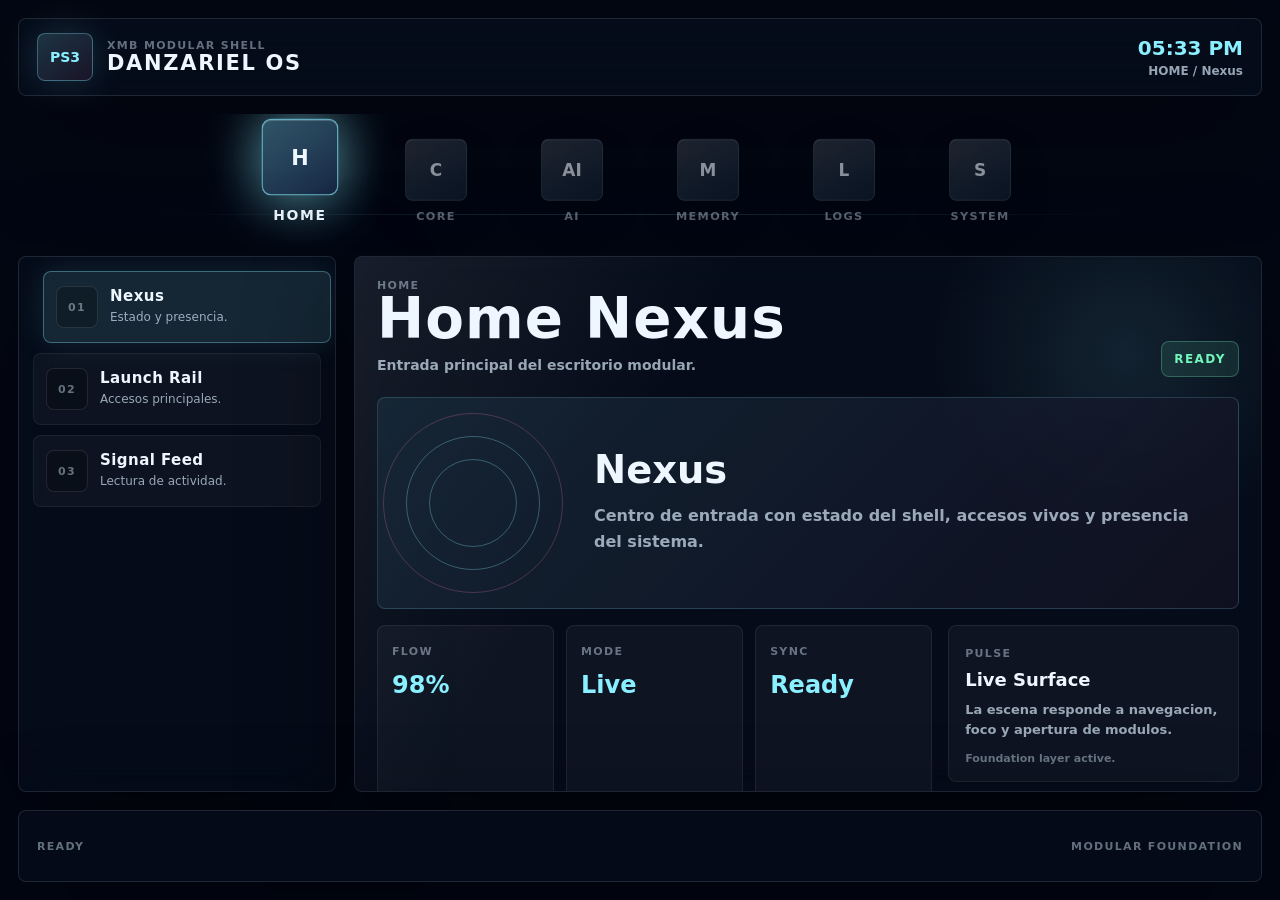
<file: xmb_desktop_ui/index.html>
<!doctype html>
<html lang="es">
  <head>
    <meta charset="utf-8" />
    <meta name="viewport" content="width=device-width, initial-scale=1" />
    <title>PS3 XMB OS</title>
    <link rel="stylesheet" href="./style.css" />
  </head>
  <body>
    <canvas id="ambient-canvas" aria-hidden="true"></canvas>

    <div class="system-background" aria-hidden="true">
      <div class="scanline"></div>
      <div class="light-plane"></div>
    </div>

    <main class="shell-root" aria-label="PS3 style modular operating shell">
      <header class="shell-header">
        <div class="brand-lockup">
          <span class="brand-mark">PS3</span>
          <div>
            <p class="eyebrow">XMB Modular Shell</p>
            <h1>DANZARIEL OS</h1>
          </div>
        </div>
        <div class="system-readout">
          <span id="clock-readout">00:00</span>
          <strong id="active-path">HOME / Nexus</strong>
        </div>
      </header>

      <section class="xmb-stage">
        <nav class="category-ribbon" aria-label="Categorias principales"></nav>
        <div class="focus-lens" aria-hidden="true"></div>
        <section class="content-plane">
          <aside class="submenu-panel" aria-label="Submenu vertical"></aside>
          <section class="module-panel" aria-live="polite"></section>
        </section>
      </section>

      <footer class="shell-footer">
        <span id="module-status">READY</span>
        <span>MODULAR FOUNDATION</span>
      </footer>
    </main>

    <script type="module" src="./app.js"></script>
  </body>
</html>
</file>
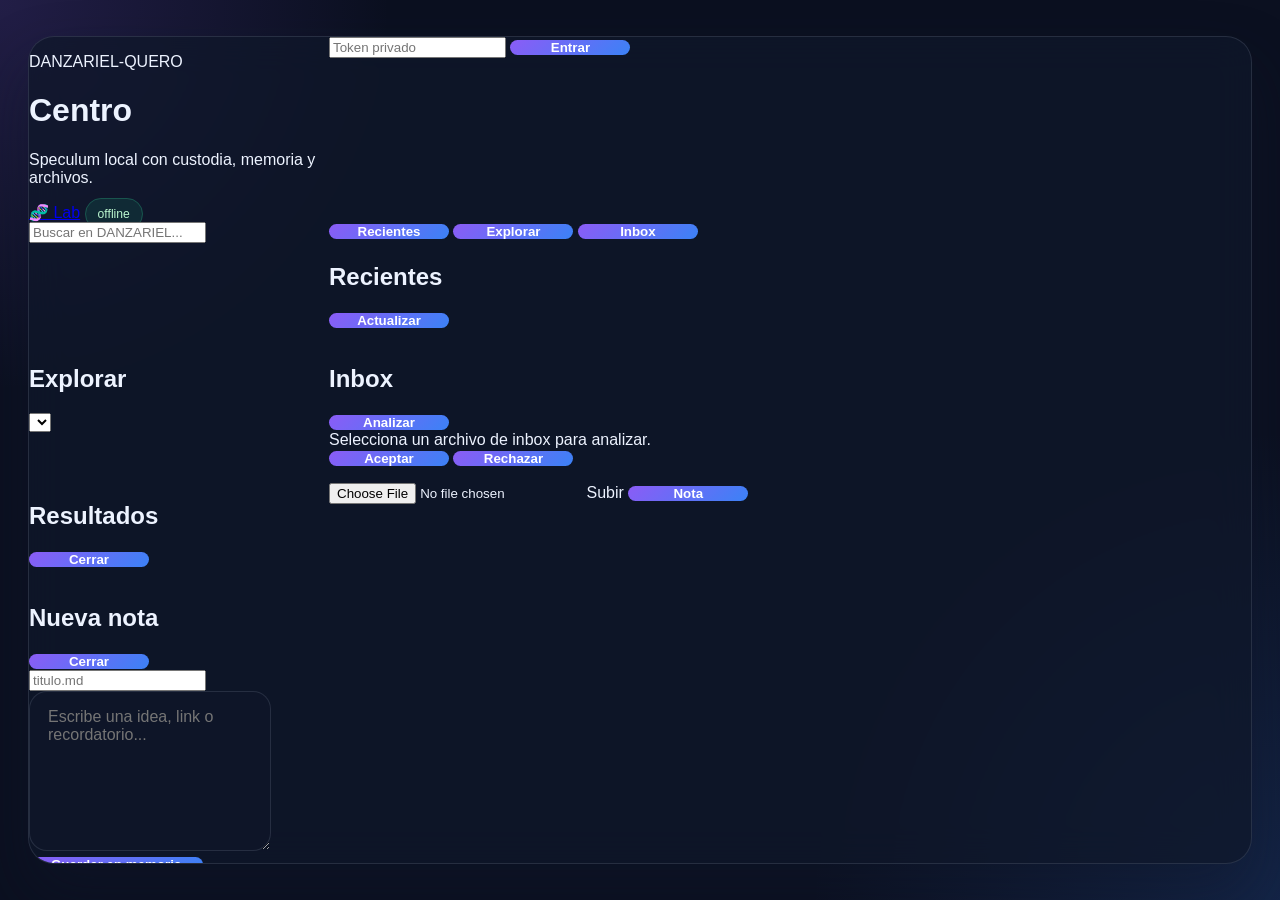
<file: danzariel_quero/web/static/index.html>
<!doctype html>
<html lang="es">
  <head>
    <meta charset="utf-8" />
    <meta name="viewport" content="width=device-width, initial-scale=1" />
    <title>DANZARIEL-QUERO</title>
    <link rel="stylesheet" href="/static/styles.css?v=20260821-mobile-close" />
  </head>
  <body>
    <main class="app-shell">
      <header class="app-header">
        <div>
          <p class="eyebrow">DANZARIEL-QUERO</p>
          <h1>Centro</h1>
          <p class="tagline">Speculum local con custodia, memoria y archivos.</p>
        </div>
        <div class="header-actions">
          <a class="lab-link" href="/lab">🧬 Lab</a>
          <span id="status" class="status">offline</span>
        </div>
      </header>

      <section class="token-bar">
        <input id="token" type="password" placeholder="Token privado" />
        <button id="save-token">Entrar</button>
      </section>

      <section class="search-bar">
        <input id="global-search" type="search" placeholder="Buscar en DANZARIEL..." />
      </section>

      <nav class="tab-bar" aria-label="Secciones">
        <button class="tab-button active" data-view="recent">Recientes</button>
        <button class="tab-button" data-view="browse">Explorar</button>
        <button class="tab-button" data-view="inbox">Inbox</button>
      </nav>

      <section id="summary-card" class="summary-card"></section>

      <section id="recent-view" class="view active">
        <div class="section-heading">
          <h2>Recientes</h2>
          <button id="refresh-recent" class="ghost">Actualizar</button>
        </div>
        <ul id="recent-list" class="file-list"></ul>
      </section>

      <section id="browse-view" class="view">
        <div class="section-heading">
          <h2>Explorar</h2>
          <select id="browse-area"></select>
        </div>
        <ul id="browse-list" class="file-list"></ul>
      </section>

      <section id="inbox-view" class="view">
        <div class="section-heading">
          <h2>Inbox</h2>
          <button id="analyze-selected" class="ghost">Analizar</button>
        </div>
        <div id="analysis-card" class="analysis-card">Selecciona un archivo de inbox para analizar.</div>
        <div class="decision-row">
          <button id="accept-decision">Aceptar</button>
          <button id="reject-decision" class="secondary">Rechazar</button>
        </div>
        <ul id="inbox-list" class="file-list"></ul>
      </section>

      <section id="search-view" class="view">
        <div class="section-heading">
          <h2>Resultados</h2>
          <button id="clear-search" class="ghost">Cerrar</button>
        </div>
        <ul id="search-list" class="file-list"></ul>
      </section>

      <section class="quick-actions">
        <label class="upload-action">
          <input id="upload-file" type="file" accept="image/*" capture="environment" />
          <span>Subir</span>
        </label>
        <button id="new-note-button">Nota</button>
        <p id="upload-result" class="hint quick-result"></p>
      </section>

      <section id="note-sheet" class="sheet hidden">
        <div class="sheet-card">
          <div class="section-heading">
            <h2>Nueva nota</h2>
            <button id="close-note" class="ghost">Cerrar</button>
          </div>
          <input id="note-title" type="text" placeholder="titulo.md" />
          <textarea id="note-content" rows="8" placeholder="Escribe una idea, link o recordatorio..."></textarea>
          <button id="save-note">Guardar en memoria</button>
          <p id="note-result" class="hint"></p>
        </div>
      </section>
    </main>

    <script src="/static/app.js?v=20260821-mobile-close"></script>
  </body>
</html>
</file>
<file: xmb_desktop_ui/style.css>
:root {
  color-scheme: dark;
  --bg: #030713;
  --panel: rgba(8, 15, 30, 0.62);
  --panel-strong: rgba(8, 16, 32, 0.84);
  --line: rgba(210, 240, 255, 0.12);
  --line-strong: rgba(132, 229, 255, 0.34);
  --text: #eef7ff;
  --muted: rgba(221, 239, 255, 0.68);
  --faint: rgba(221, 239, 255, 0.44);
  --cyan: #8aefff;
  --blue: #78a8ff;
  --rose: #ff7db8;
  --green: #72f6bb;
  --shadow: 0 34px 110px rgba(0, 0, 0, 0.42);
  --ease: cubic-bezier(0.22, 1, 0.36, 1);
  font-family: Inter, "Segoe UI", system-ui, sans-serif;
}

* {
  box-sizing: border-box;
}

html,
body {
  background: var(--bg);
  color: var(--text);
  height: 100%;
  margin: 0;
  overflow: hidden;
}

button {
  color: inherit;
  font: inherit;
}

#ambient-canvas,
.system-background {
  height: 100%;
  inset: 0;
  position: fixed;
  width: 100%;
}

#ambient-canvas {
  z-index: -4;
}

.system-background {
  background:
    linear-gradient(130deg, rgba(6, 12, 30, 0.65), rgba(2, 5, 13, 0.96)),
    #02050d;
  overflow: hidden;
  z-index: -5;
}

.system-background::before {
  background:
    linear-gradient(90deg, transparent, rgba(138, 239, 255, 0.07), transparent),
    linear-gradient(180deg, rgba(255, 255, 255, 0.03), transparent);
  content: "";
  inset: -20%;
  opacity: 0.52;
  position: absolute;
  transform: rotate(-10deg);
}

.system-background::after {
  background-image:
    linear-gradient(rgba(255, 255, 255, 0.026) 1px, transparent 1px),
    linear-gradient(90deg, rgba(255, 255, 255, 0.026) 1px, transparent 1px);
  background-size: 96px 96px;
  content: "";
  inset: 0;
  opacity: 0.34;
  position: absolute;
}

.scanline {
  background: repeating-linear-gradient(
    180deg,
    rgba(255, 255, 255, 0.025) 0,
    rgba(255, 255, 255, 0.025) 1px,
    transparent 1px,
    transparent 5px
  );
  inset: 0;
  opacity: 0.18;
  position: absolute;
}

.light-plane {
  animation: lightSweep 11s var(--ease) infinite;
  background: linear-gradient(110deg, transparent 10%, rgba(138, 239, 255, 0.10), transparent 52%);
  height: 120%;
  left: -30%;
  position: absolute;
  top: -10%;
  width: 60%;
}

@keyframes lightSweep {
  0% {
    transform: translateX(-25%) skewX(-16deg);
  }
  55%,
  100% {
    transform: translateX(260%) skewX(-16deg);
  }
}

.shell-root {
  display: grid;
  grid-template-rows: auto minmax(0, 1fr) auto;
  height: 100%;
  margin: 0 auto;
  max-width: 1540px;
  opacity: 0;
  padding: 18px;
  transform: translateY(18px);
  transition: opacity 620ms var(--ease), transform 620ms var(--ease);
}

.scene-ready .shell-root {
  opacity: 1;
  transform: translateY(0);
}

.shell-header,
.shell-footer {
  align-items: center;
  background: var(--panel);
  border: 1px solid var(--line);
  border-radius: 8px;
  box-shadow: var(--shadow);
  display: flex;
  justify-content: space-between;
  min-height: 72px;
  padding: 14px 18px;
  position: relative;
  backdrop-filter: blur(28px);
}

.brand-lockup {
  align-items: center;
  display: flex;
  gap: 14px;
  min-width: 0;
}

.brand-mark {
  align-items: center;
  background:
    linear-gradient(145deg, rgba(138, 239, 255, 0.18), rgba(255, 125, 184, 0.08)),
    rgba(6, 13, 28, 0.9);
  border: 1px solid var(--line-strong);
  border-radius: 8px;
  box-shadow: 0 0 34px rgba(138, 239, 255, 0.16);
  color: var(--cyan);
  display: inline-flex;
  font-size: 14px;
  font-weight: 900;
  height: 48px;
  justify-content: center;
  min-width: 56px;
}

.eyebrow,
.panel-kicker,
.card-kicker,
.metric span,
.menu-index,
.shell-footer {
  color: var(--faint);
  font-size: 11px;
  font-weight: 800;
  letter-spacing: 0.12em;
  text-transform: uppercase;
}

h1,
h2,
h3,
p {
  margin: 0;
}

h1 {
  font-size: 21px;
  letter-spacing: 0.08em;
  line-height: 1.1;
}

.system-readout {
  color: var(--muted);
  display: grid;
  gap: 4px;
  justify-items: end;
  text-align: right;
}

.system-readout span {
  color: var(--cyan);
  font-size: 20px;
  font-weight: 800;
}

.system-readout strong {
  font-size: 12px;
  font-weight: 800;
  max-width: 360px;
  overflow: hidden;
  text-overflow: ellipsis;
  white-space: nowrap;
}

.xmb-stage {
  display: grid;
  grid-template-rows: auto minmax(0, 1fr);
  min-height: 0;
  padding: 18px 0;
  position: relative;
}

.category-ribbon {
  align-items: end;
  display: flex;
  gap: 18px;
  justify-content: center;
  overflow-x: auto;
  padding: 22px 12px 30px;
  scrollbar-width: none;
}

.category-ribbon::-webkit-scrollbar {
  display: none;
}

.category-item {
  align-items: center;
  background: transparent;
  border: 0;
  cursor: pointer;
  display: grid;
  gap: 10px;
  justify-items: center;
  min-width: 118px;
  opacity: 0.58;
  padding: 0;
  transform: translateY(0) scale(0.94);
  transition:
    opacity 320ms var(--ease),
    transform 420ms var(--ease),
    filter 420ms var(--ease);
}

.category-item:hover,
.category-item.active {
  opacity: 1;
}

.category-item.active {
  filter: drop-shadow(0 0 22px rgba(138, 239, 255, 0.48));
  transform: translateY(-10px) scale(1.16);
}

.category-orb {
  align-items: center;
  background:
    linear-gradient(150deg, rgba(255, 255, 255, 0.18), rgba(138, 239, 255, 0.08)),
    rgba(8, 18, 38, 0.72);
  border: 1px solid var(--line);
  border-radius: 8px;
  box-shadow:
    inset 0 1px 0 rgba(255, 255, 255, 0.12),
    0 18px 45px rgba(0, 0, 0, 0.25);
  color: var(--text);
  display: inline-flex;
  font-size: 18px;
  font-weight: 900;
  height: 66px;
  justify-content: center;
  min-width: 66px;
  transition:
    background 420ms var(--ease),
    border-color 420ms var(--ease),
    box-shadow 420ms var(--ease);
}

.category-item.active .category-orb {
  background:
    linear-gradient(145deg, rgba(138, 239, 255, 0.30), rgba(120, 168, 255, 0.14)),
    rgba(8, 18, 38, 0.96);
  border-color: rgba(138, 239, 255, 0.64);
  box-shadow:
    inset 0 1px 0 rgba(255, 255, 255, 0.18),
    0 0 48px rgba(138, 239, 255, 0.22);
}

.category-label {
  color: var(--muted);
  font-size: 12px;
  font-weight: 900;
  letter-spacing: 0.12em;
}

.category-item.active .category-label {
  color: var(--text);
}

.focus-lens {
  background: linear-gradient(90deg, transparent, rgba(138, 239, 255, 0.16), transparent);
  height: 1px;
  left: 10%;
  position: absolute;
  right: 10%;
  top: 118px;
}

.content-plane {
  display: grid;
  gap: 18px;
  grid-template-columns: 318px minmax(0, 1fr);
  min-height: 0;
}

.submenu-panel,
.module-panel {
  background: var(--panel);
  border: 1px solid var(--line);
  border-radius: 8px;
  box-shadow: var(--shadow);
  min-width: 0;
  overflow: hidden;
  position: relative;
  backdrop-filter: blur(26px);
}

.submenu-panel {
  align-content: start;
  display: grid;
  gap: 10px;
  padding: 14px;
}

.menu-card {
  align-items: center;
  background: rgba(255, 255, 255, 0.035);
  border: 1px solid rgba(255, 255, 255, 0.06);
  border-radius: 8px;
  cursor: pointer;
  display: grid;
  gap: 12px;
  grid-template-columns: 42px minmax(0, 1fr);
  min-height: 72px;
  padding: 12px;
  text-align: left;
  transform: translateX(0);
  transition:
    background 300ms var(--ease),
    border-color 300ms var(--ease),
    box-shadow 300ms var(--ease),
    transform 360ms var(--ease);
}

.menu-card.active,
.menu-card:hover {
  background: rgba(138, 239, 255, 0.12);
  border-color: rgba(138, 239, 255, 0.34);
  box-shadow: 0 0 32px rgba(138, 239, 255, 0.12);
  transform: translateX(10px);
}

.menu-index {
  align-items: center;
  background: rgba(0, 0, 0, 0.22);
  border: 1px solid rgba(255, 255, 255, 0.10);
  border-radius: 8px;
  display: inline-flex;
  height: 42px;
  justify-content: center;
}

.menu-card strong,
.menu-card small {
  display: block;
  overflow: hidden;
  text-overflow: ellipsis;
}

.menu-card strong {
  font-size: 15px;
  letter-spacing: 0.03em;
  white-space: nowrap;
}

.menu-card small {
  color: var(--muted);
  font-size: 12px;
  line-height: 1.45;
  margin-top: 4px;
}

.module-panel {
  padding: 22px;
}

.module-panel::before {
  background:
    linear-gradient(120deg, rgba(255, 255, 255, 0.08), transparent 32%),
    radial-gradient(circle at 85% 18%, rgba(138, 239, 255, 0.10), transparent 22%);
  content: "";
  inset: 0;
  pointer-events: none;
  position: absolute;
}

.module-shell {
  display: grid;
  gap: 20px;
  min-height: 100%;
  opacity: 1;
  position: relative;
  z-index: 1;
}

.module-headline {
  align-items: end;
  display: flex;
  gap: 18px;
  justify-content: space-between;
}

.module-headline h2 {
  font-size: clamp(32px, 4.4vw, 64px);
  font-weight: 800;
  letter-spacing: 0.02em;
  line-height: 0.95;
}

.module-meta {
  color: var(--muted);
  font-size: 14px;
  font-weight: 650;
  line-height: 1.55;
  margin-top: 10px;
  max-width: 760px;
}

.status-pill {
  background: rgba(114, 246, 187, 0.10);
  border: 1px solid rgba(114, 246, 187, 0.28);
  border-radius: 8px;
  color: var(--green);
  font-size: 12px;
  font-weight: 900;
  letter-spacing: 0.12em;
  padding: 10px 12px;
  text-transform: uppercase;
  white-space: nowrap;
}

.module-body {
  display: grid;
  gap: 16px;
  grid-template-columns: minmax(0, 1.05fr) minmax(260px, 0.55fr);
}

.primary-module {
  background:
    linear-gradient(135deg, rgba(138, 239, 255, 0.11), rgba(255, 125, 184, 0.045)),
    rgba(5, 12, 26, 0.74);
  border: 1px solid rgba(138, 239, 255, 0.18);
  border-radius: 8px;
  display: grid;
  grid-column: 1 / -1;
  grid-template-columns: 190px minmax(0, 1fr);
  min-height: 210px;
  overflow: hidden;
  position: relative;
}

.module-visual {
  align-items: center;
  display: grid;
  justify-items: center;
  min-height: 210px;
  position: relative;
}

.module-visual span {
  border: 1px solid rgba(138, 239, 255, 0.30);
  border-radius: 50%;
  position: absolute;
}

.module-visual span:nth-child(1) {
  animation: orbit 5.5s linear infinite;
  height: 88px;
  width: 88px;
}

.module-visual span:nth-child(2) {
  animation: orbit 8s linear infinite reverse;
  height: 134px;
  width: 134px;
}

.module-visual span:nth-child(3) {
  animation: orbit 11s linear infinite;
  border-color: rgba(255, 125, 184, 0.24);
  height: 180px;
  width: 180px;
}

@keyframes orbit {
  from {
    transform: rotate(0deg) scale(1);
  }
  50% {
    transform: rotate(180deg) scale(1.06);
  }
  to {
    transform: rotate(360deg) scale(1);
  }
}

.primary-copy {
  align-content: center;
  display: grid;
  gap: 14px;
  padding: 26px;
}

.primary-copy h3 {
  font-size: clamp(26px, 3vw, 42px);
  line-height: 1;
}

.primary-copy p {
  color: var(--muted);
  font-size: 16px;
  font-weight: 650;
  line-height: 1.65;
  max-width: 760px;
}

.metric-grid {
  display: grid;
  gap: 12px;
  grid-template-columns: repeat(3, minmax(0, 1fr));
}

.metric {
  background: rgba(255, 255, 255, 0.04);
  border: 1px solid rgba(255, 255, 255, 0.07);
  border-radius: 8px;
  min-height: 92px;
  padding: 14px;
}

.metric strong {
  color: var(--cyan);
  display: block;
  font-size: 24px;
  line-height: 1;
  margin-top: 14px;
}

.module-cards {
  display: grid;
  gap: 12px;
}

.module-card {
  background: rgba(255, 255, 255, 0.04);
  border: 1px solid rgba(255, 255, 255, 0.07);
  border-radius: 8px;
  min-height: 128px;
  padding: 16px;
  transition:
    background 300ms var(--ease),
    border-color 300ms var(--ease),
    transform 360ms var(--ease);
}

.module-card:hover {
  background: rgba(138, 239, 255, 0.08);
  border-color: rgba(138, 239, 255, 0.22);
  transform: translateY(-4px);
}

.module-card h3 {
  font-size: 18px;
  margin-top: 8px;
}

.module-card p {
  color: var(--muted);
  font-size: 13px;
  font-weight: 650;
  line-height: 1.55;
  margin-top: 10px;
}

.module-card small {
  color: var(--faint);
  display: block;
  font-size: 11px;
  font-weight: 800;
  margin-top: 12px;
}

.module-shell.expanded .primary-module {
  border-color: rgba(255, 125, 184, 0.35);
  box-shadow: 0 0 54px rgba(255, 125, 184, 0.09);
}

.module-panel.pulse-state .module-shell {
  animation: panelEnter 360ms var(--ease);
}

@keyframes panelEnter {
  from {
    opacity: 0.42;
    transform: translateX(18px) scale(0.992);
  }
  to {
    opacity: 1;
    transform: translateX(0) scale(1);
  }
}

@media (max-width: 1080px) {
  body {
    overflow: auto;
  }

  .shell-root {
    height: auto;
    min-height: 100%;
  }

  .content-plane,
  .module-body {
    grid-template-columns: 1fr;
  }

  .submenu-panel {
    display: flex;
    overflow-x: auto;
  }

  .menu-card {
    min-width: 260px;
  }
}

@media (max-width: 720px) {
  .shell-root {
    padding: 10px;
  }

  .shell-header,
  .shell-footer {
    align-items: flex-start;
    display: grid;
    gap: 12px;
  }

  .system-readout {
    justify-items: start;
    text-align: left;
  }

  .category-ribbon {
    justify-content: flex-start;
    padding-top: 12px;
  }

  .category-item {
    min-width: 92px;
  }

  .category-orb {
    height: 56px;
    min-width: 56px;
  }

  .module-panel {
    padding: 14px;
  }

  .module-headline {
    align-items: start;
    display: grid;
  }

  .primary-module,
  .metric-grid {
    grid-template-columns: 1fr;
  }

  .module-visual {
    min-height: 150px;
  }
}
</file>
<file: static/styles.css>
:root {
  --bg: #0b1020;
  --bg-soft: #121a2d;
  --panel: rgba(17, 24, 39, 0.85);
  --panel-strong: rgba(15, 23, 42, 1);
  --border: rgba(148, 163, 184, 0.18);
  --text: #edf3ff;
  --muted: #9aa8c4;
  --accent: #8b5cf6;
  --accent-soft: rgba(139, 92, 246, 0.18);
  --assistant: rgba(31, 41, 55, 0.94);
  --user: linear-gradient(135deg, #8b5cf6, #3b82f6);
  --shadow: 0 30px 60px rgba(15, 23, 42, 0.45);
}

* {
  box-sizing: border-box;
}

html, body {
  margin: 0;
  height: 100%;
  font-family: 'Inter', sans-serif;
  background:
    radial-gradient(circle at top left, rgba(139, 92, 246, 0.18), transparent 25%),
    radial-gradient(circle at bottom right, rgba(59, 130, 246, 0.18), transparent 30%),
    var(--bg);
  color: var(--text);
}

body {
  display: grid;
  place-items: center;
  padding: 28px;
}

.app-shell {
  width: min(1450px, 100%);
  height: min(92vh, 920px);
  display: grid;
  grid-template-columns: 300px minmax(0, 1fr);
  background: rgba(15, 23, 42, 0.74);
  border: 1px solid var(--border);
  border-radius: 26px;
  box-shadow: var(--shadow);
  backdrop-filter: blur(18px);
  overflow: hidden;
}

.sidebar {
  background: rgba(11, 16, 32, 0.96);
  border-right: 1px solid var(--border);
  padding: 24px 18px;
  overflow-y: auto;
}

.brand-wrap {
  display: flex;
  align-items: center;
  gap: 14px;
  padding-bottom: 20px;
  border-bottom: 1px solid var(--border);
}

.brand-mark {
  width: 42px;
  height: 42px;
  border-radius: 12px;
  display: grid;
  place-items: center;
  background: linear-gradient(135deg, #8b5cf6, #3b82f6);
  font-weight: 800;
  box-shadow: 0 12px 24px rgba(91, 71, 196, 0.4);
}

.brand-title {
  font-size: 1.08rem;
  font-weight: 700;
}

.brand-subtitle {
  color: var(--muted);
  font-size: 0.76rem;
  margin-top: 3px;
}

.sidebar-section {
  padding-top: 22px;
}

.sidebar-section.small {
  padding-top: 16px;
}

.section-label {
  color: var(--muted);
  font-size: 0.72rem;
  text-transform: uppercase;
  letter-spacing: 0.12em;
  margin-bottom: 12px;
}

.pill {
  display: inline-flex;
  align-items: center;
  justify-content: center;
  background: rgba(52, 211, 153, 0.12);
  color: #bbf7d0;
  border: 1px solid rgba(52, 211, 153, 0.25);
  border-radius: 999px;
  padding: 8px 12px;
  font-size: 0.8rem;
  font-weight: 600;
}

.side-list {
  list-style: none;
  padding: 0;
  margin: 0;
  display: grid;
  gap: 8px;
  color: #dfe7f7;
  font-size: 0.93rem;
}

.side-list li {
  background: rgba(148, 163, 184, 0.05);
  border: 1px solid var(--border);
  border-radius: 12px;
  padding: 10px 12px;
  line-height: 1.4;
}

.side-list.files li {
  font-size: 0.8rem;
  color: var(--muted);
  overflow-wrap: anywhere;
}

.chat-panel {
  display: flex;
  flex-direction: column;
  overflow: hidden;
  min-width: 0;
}

.topbar {
  display: flex;
  align-items: center;
  justify-content: space-between;
  padding: 18px 22px;
  border-bottom: 1px solid var(--border);
  background: rgba(15, 23, 42, 0.7);
}

.title-wrap {
  display: flex;
  align-items: center;
  gap: 12px;
}

.dot {
  width: 10px;
  height: 10px;
  border-radius: 50%;
  background: #34d399;
  box-shadow: 0 0 14px rgba(52, 211, 153, 0.8);
}

.header-title {
  font-weight: 700;
  font-size: 1.02rem;
}

.status {
  border: 1px solid rgba(52, 211, 153, 0.25);
  background: rgba(16, 185, 129, 0.12);
  color: #bbf7d0;
  font-size: 0.76rem;
  padding: 8px 12px;
  border-radius: 999px;
}

.chat-box {
  flex: 1;
  overflow-y: auto;
  padding: 24px 20px 16px;
  display: flex;
  flex-direction: column;
  gap: 18px;
  background: rgba(15, 23, 42, 0.35);
}

.message {
  display: flex;
  align-items: flex-start;
  gap: 12px;
  max-width: 100%;
}

.message.user {
  justify-content: flex-end;
}

.avatar {
  width: 30px;
  height: 30px;
  border-radius: 10px;
  display: grid;
  place-items: center;
  background: linear-gradient(135deg, #4f46e5, #8b5cf6);
  font-size: 0.8rem;
  font-weight: 700;
  flex-shrink: 0;
}

.message.user .avatar {
  display: none;
}

.bubble {
  max-width: min(74%, 840px);
  line-height: 1.65;
  font-size: 0.98rem;
  padding: 15px 18px;
  border-radius: 18px;
  border: 1px solid var(--border);
  white-space: pre-wrap;
}

.typing-bubble {
  color: var(--muted);
  font-style: italic;
}

.message.assistant .bubble {
  background: var(--assistant);
  color: var(--text);
}

.message.user .bubble {
  background: var(--user);
  color: white;
  border: none;
  box-shadow: 0 18px 35px rgba(124, 58, 237, 0.28);
}

.composer {
  display: flex;
  gap: 12px;
  padding: 18px 20px 20px;
  border-top: 1px solid var(--border);
  background: rgba(15, 23, 42, 0.7);
}

textarea {
  flex: 1;
  min-height: 54px;
  max-height: 160px;
  resize: vertical;
  border-radius: 18px;
  border: 1px solid var(--border);
  background: rgba(15, 23, 42, 0.9);
  color: var(--text);
  font: inherit;
  padding: 16px 18px;
  outline: none;
}

textarea:focus {
  border-color: rgba(139, 92, 246, 0.8);
  box-shadow: 0 0 0 3px rgba(139, 92, 246, 0.18);
}

button {
  border: none;
  border-radius: 16px;
  padding: 0 22px;
  font-weight: 700;
  background: linear-gradient(135deg, #8b5cf6, #3b82f6);
  color: white;
  cursor: pointer;
  min-width: 120px;
  transition: transform 0.15s ease, filter 0.15s ease;
}

button:hover {
  filter: brightness(1.06);
  transform: translateY(-1px);
}

@media (max-width: 900px) {
  .app-shell {
    grid-template-columns: 1fr;
  }

  .sidebar {
    display: none;
  }

  .bubble {
    max-width: 90%;
  }
}
</file>
